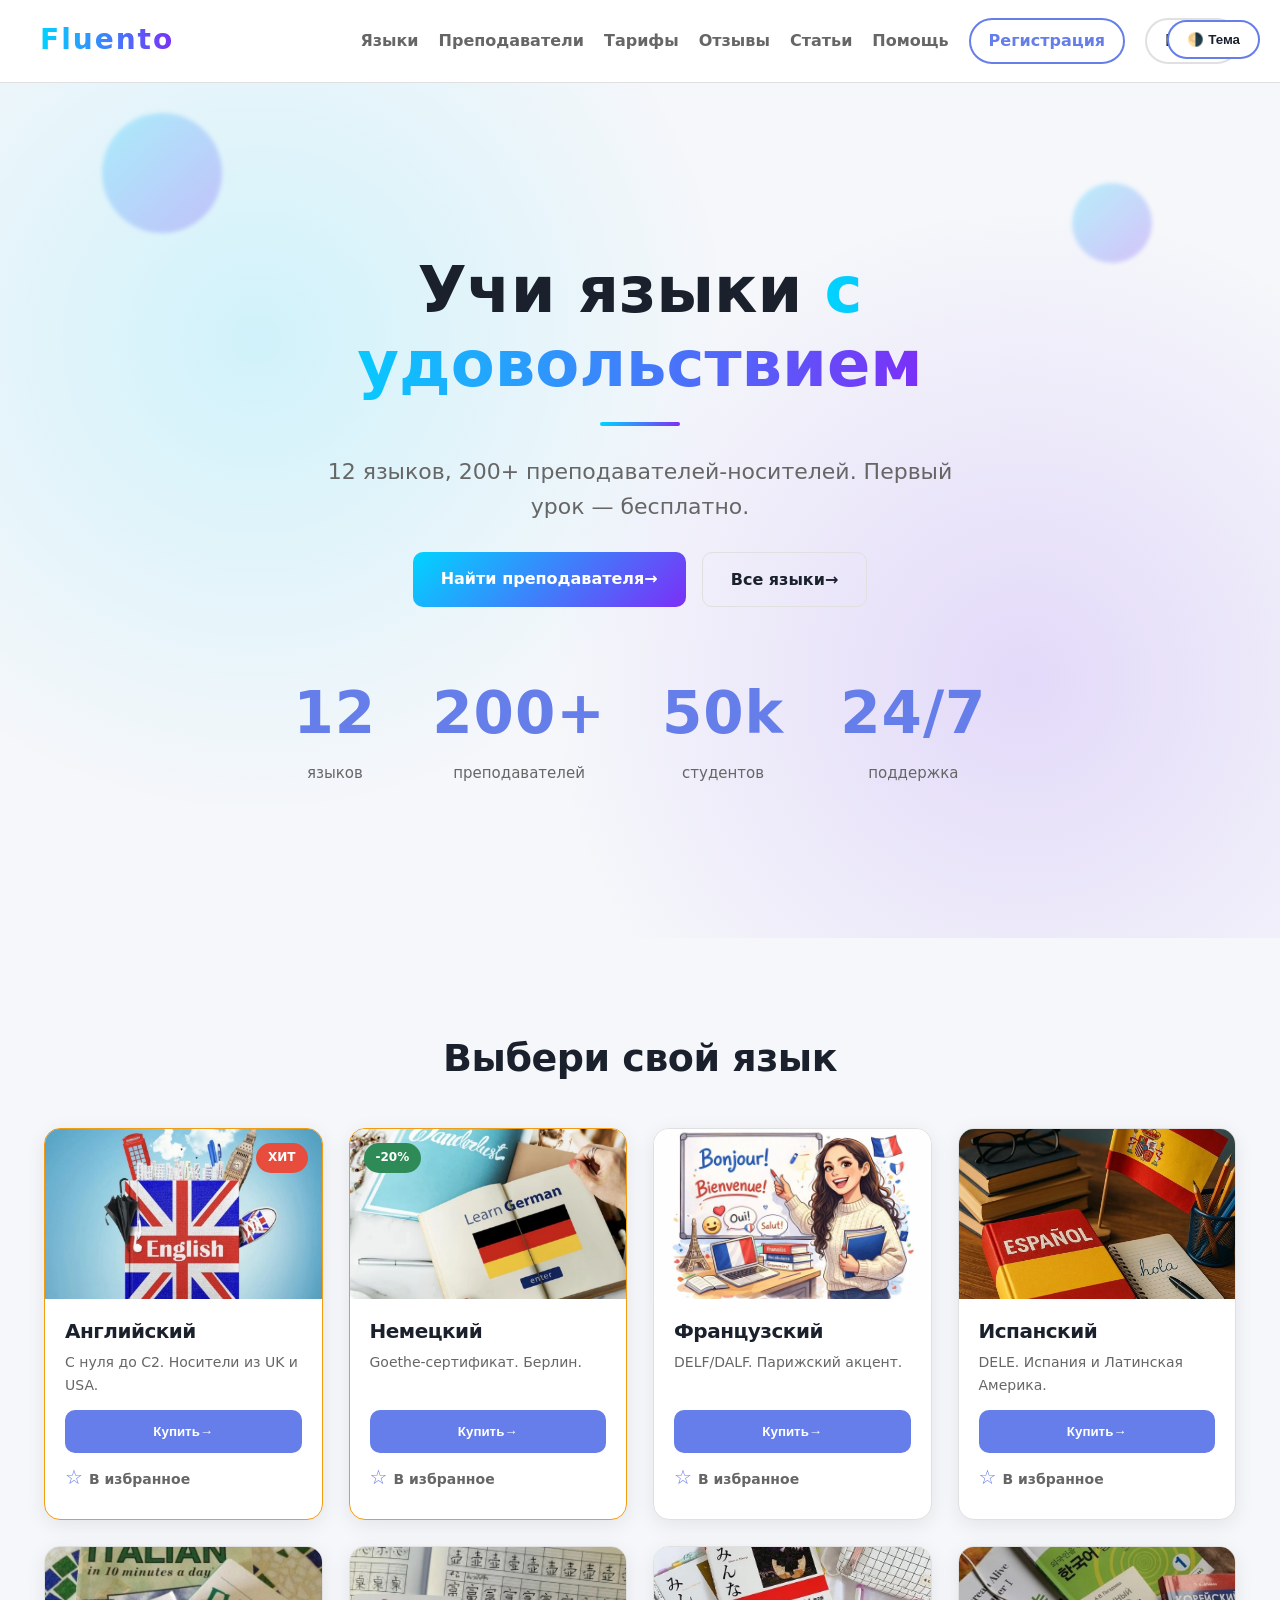
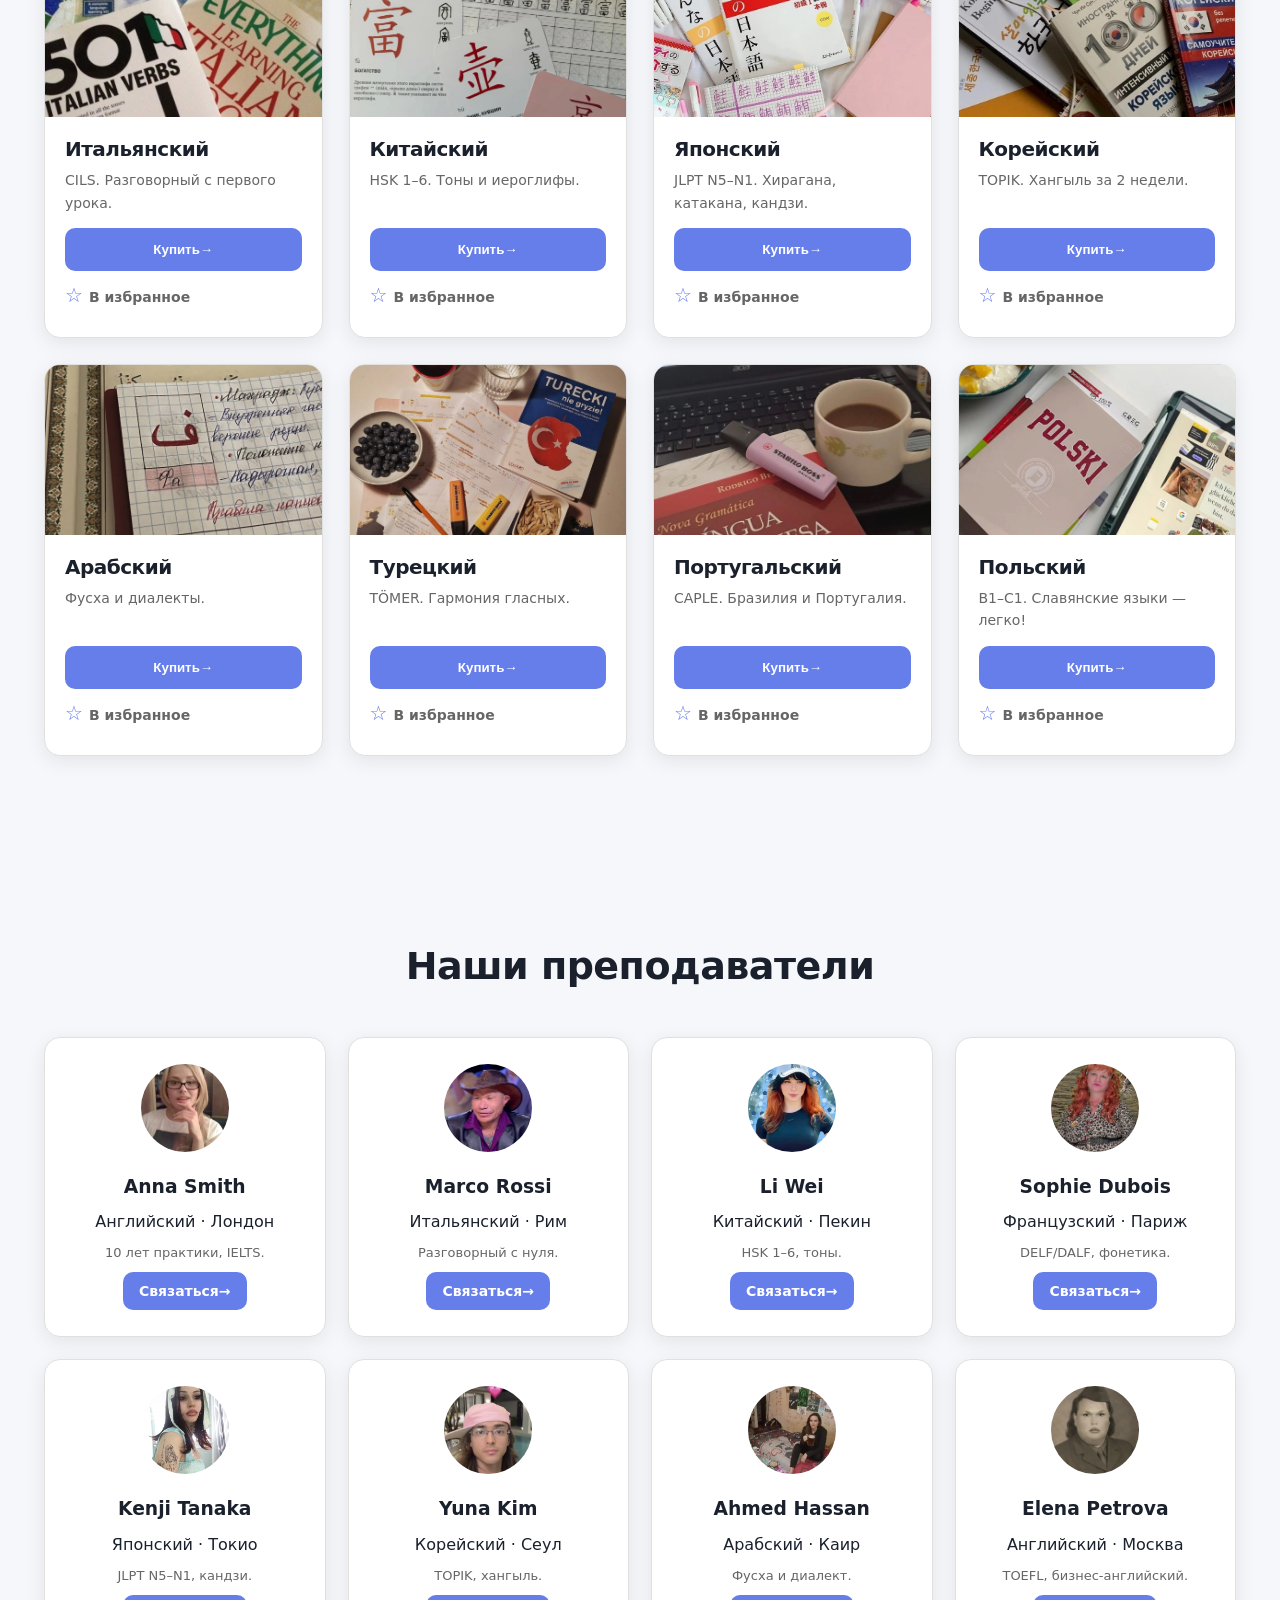
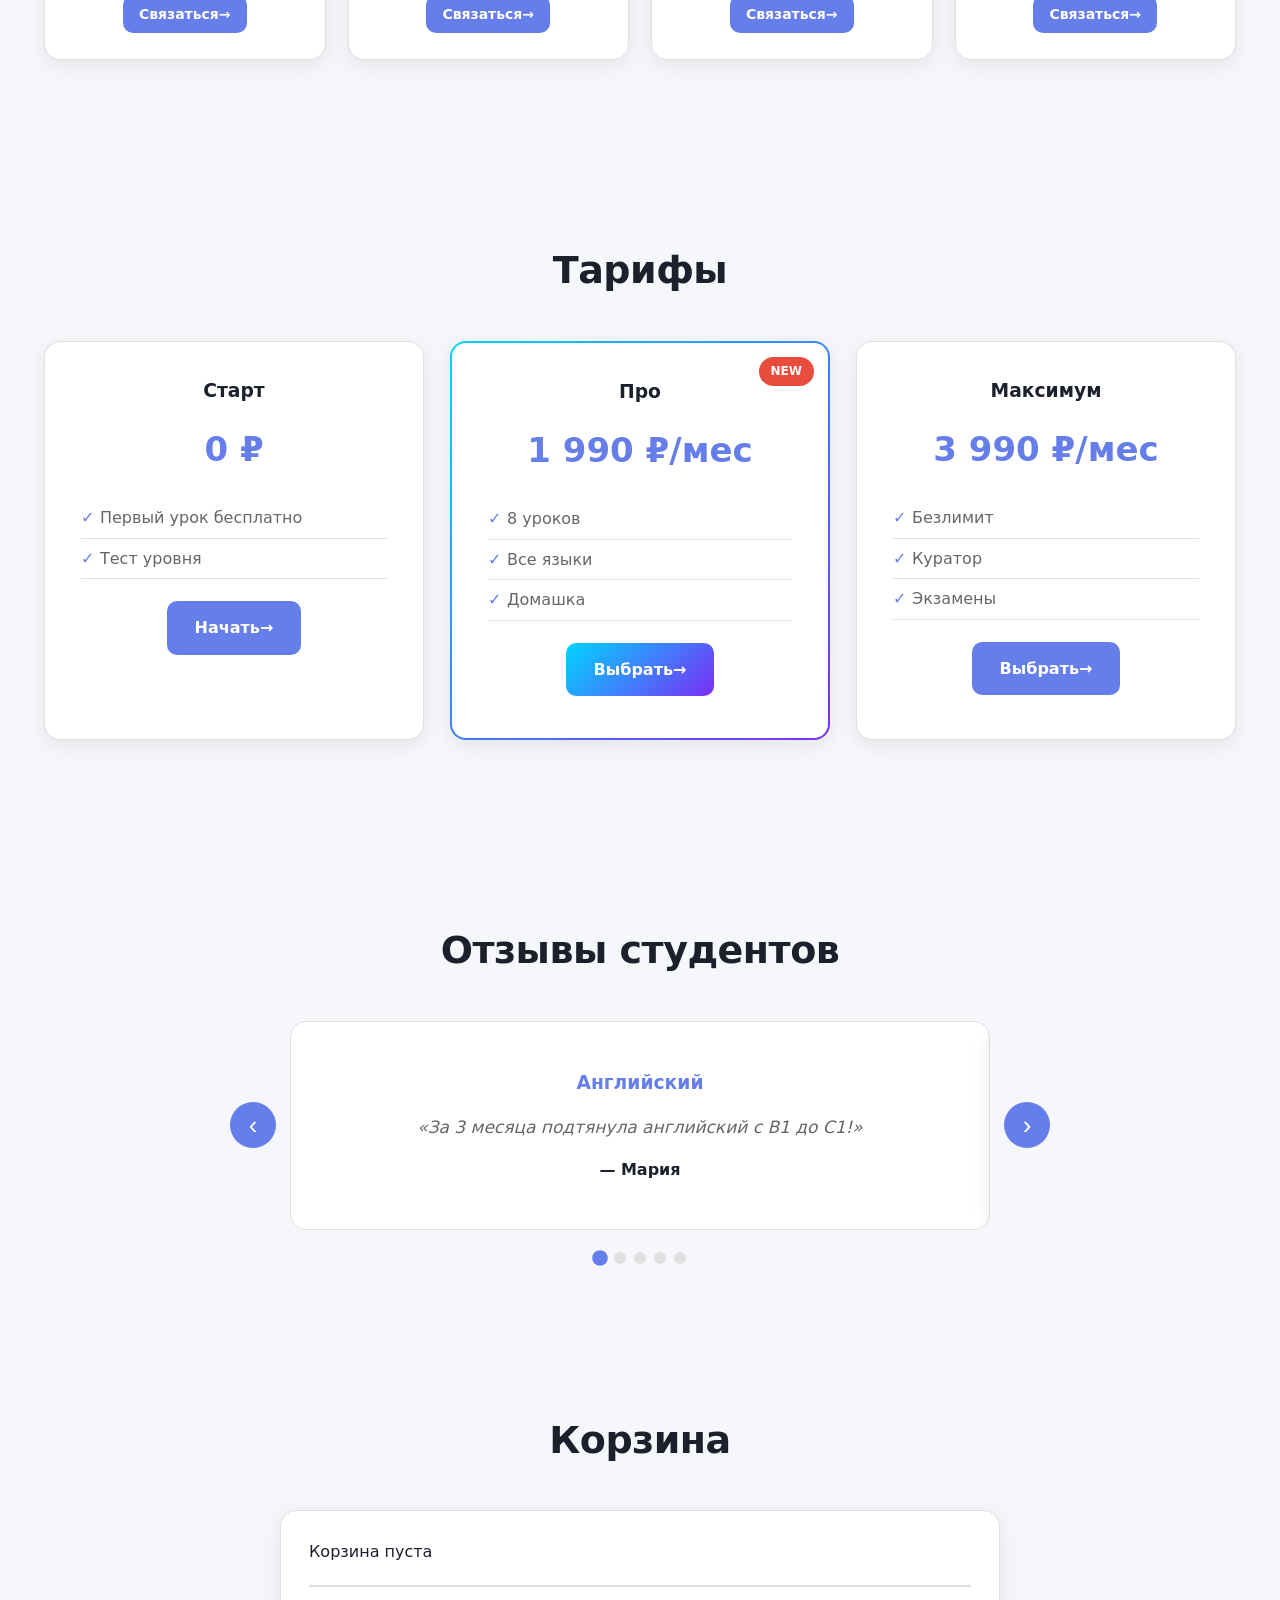
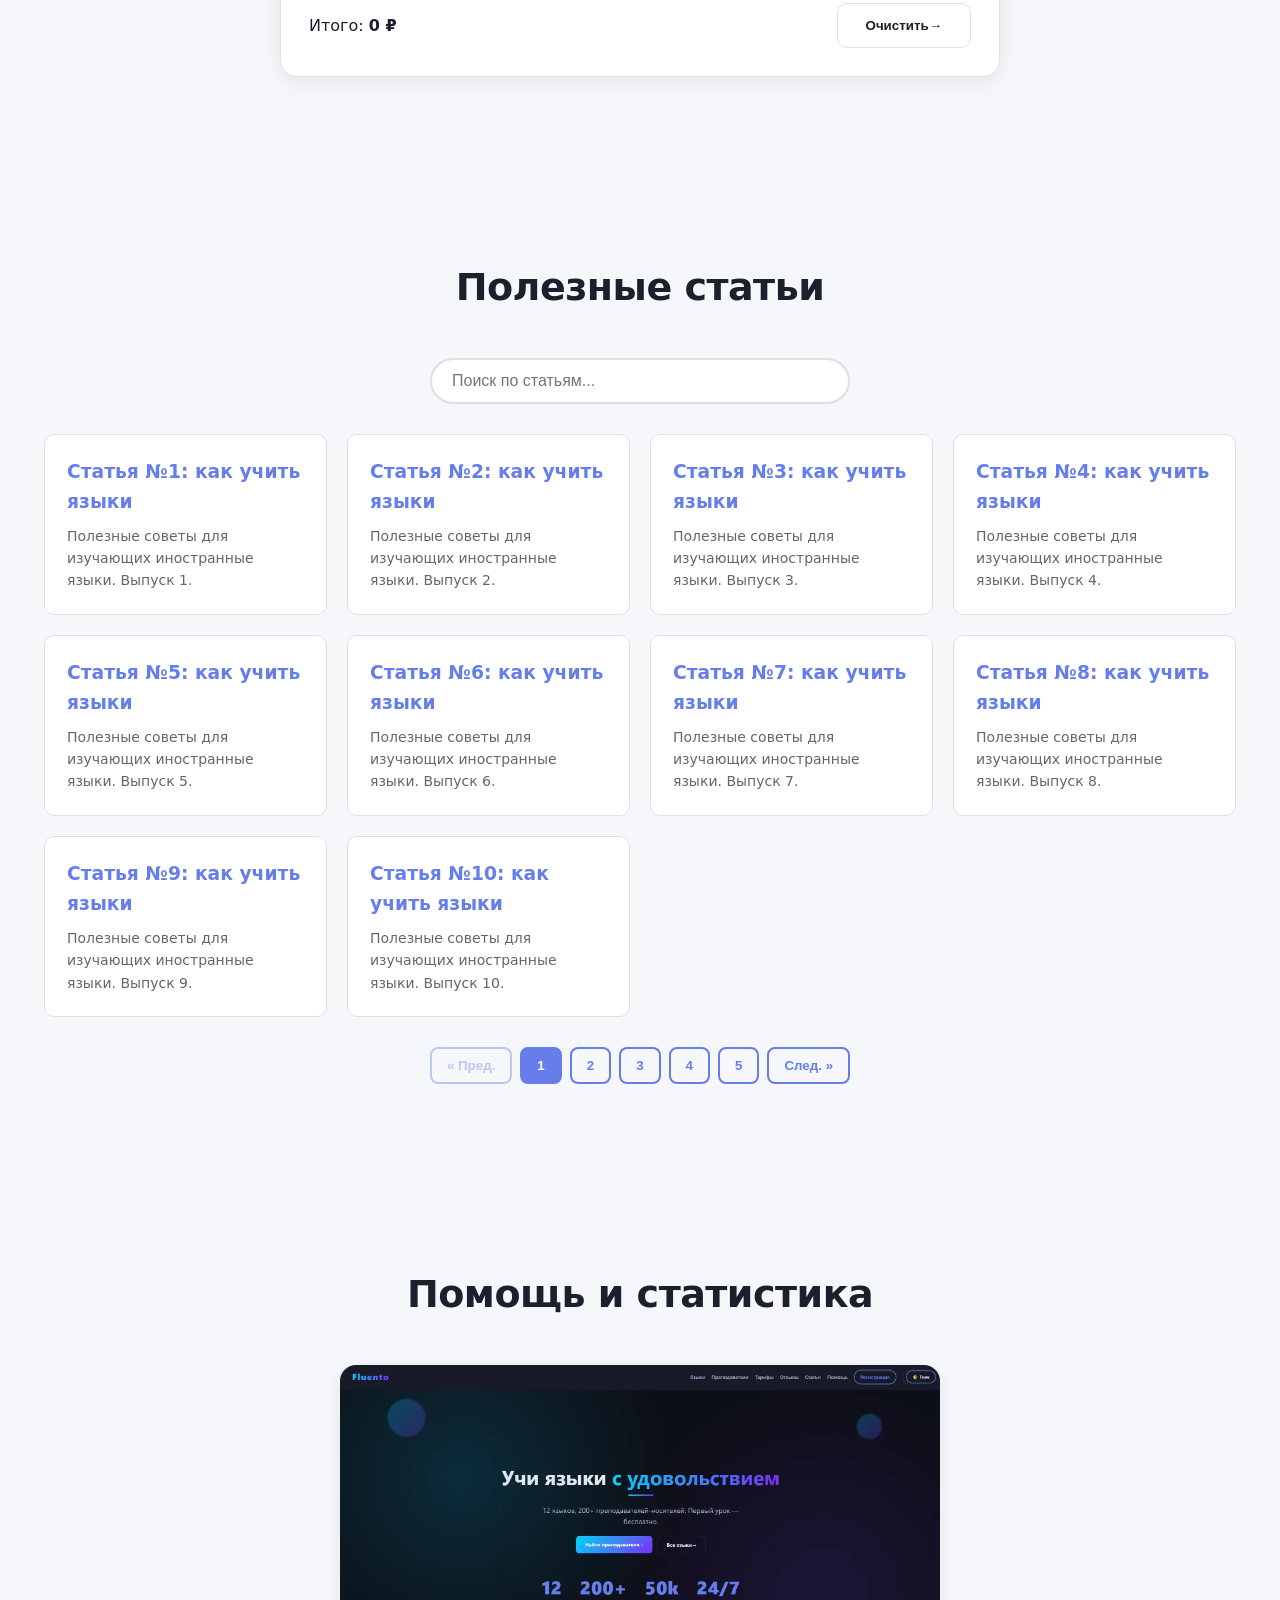
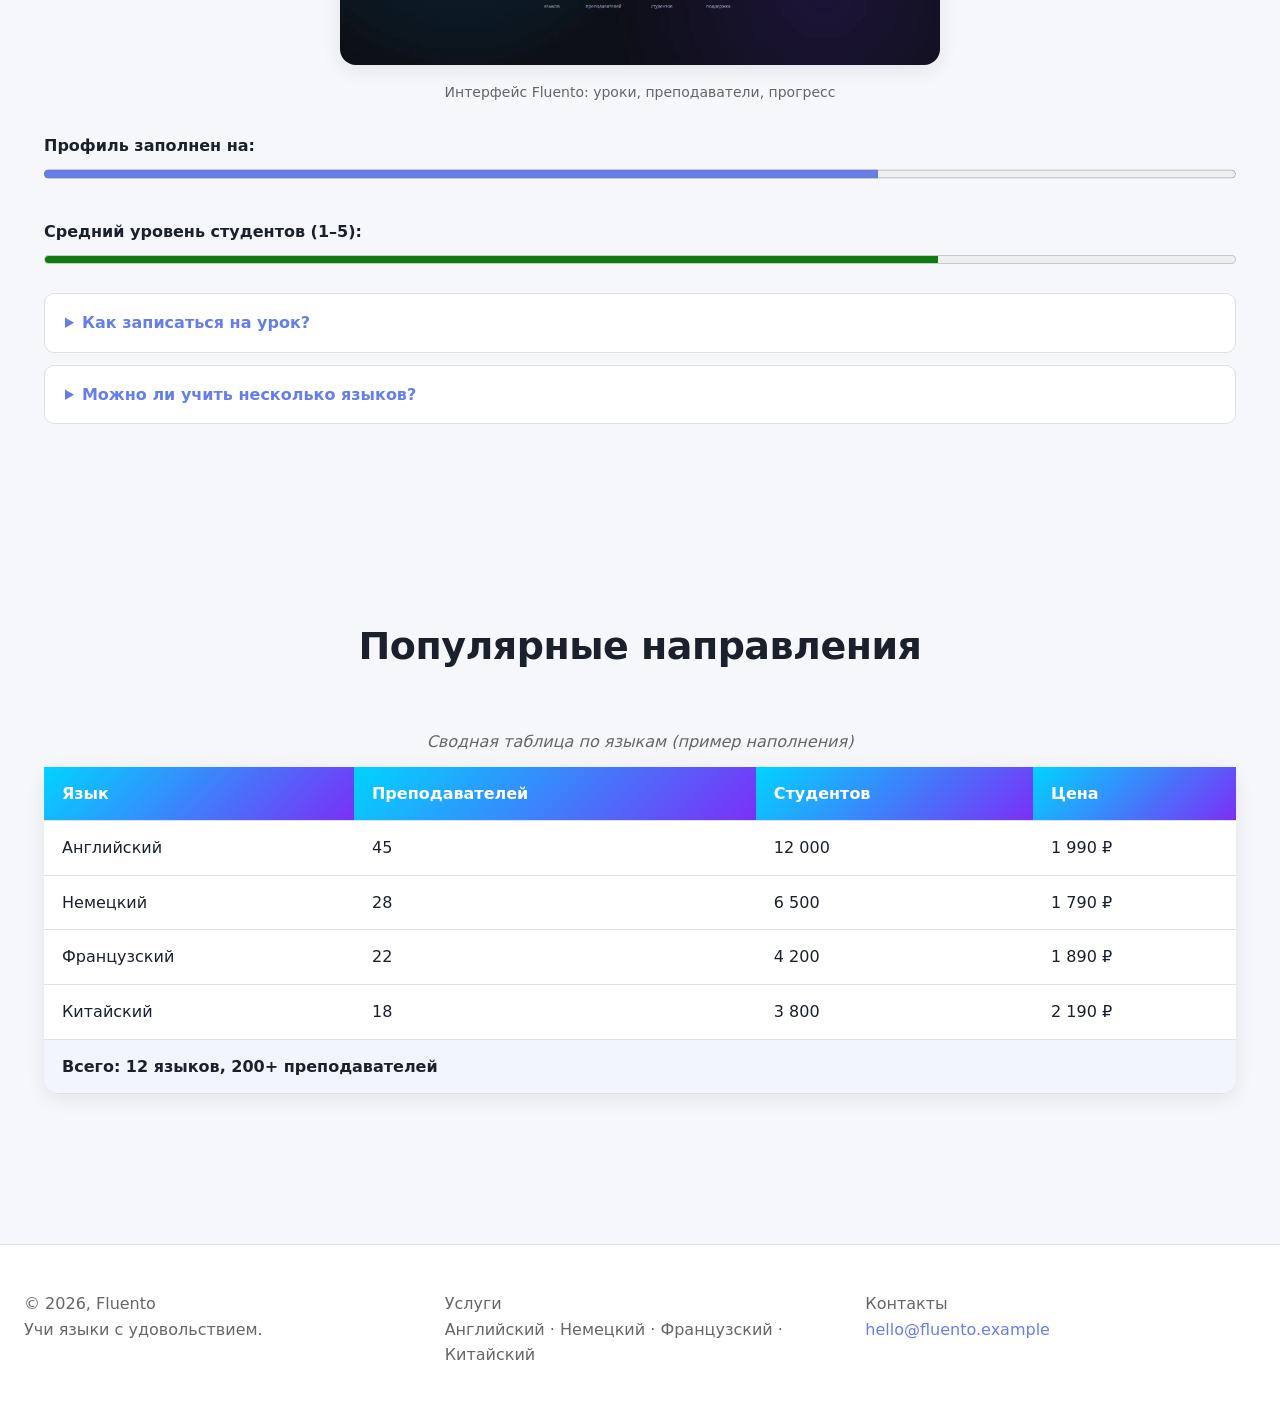
<file: index.html>
<!DOCTYPE html>
<html lang="ru">
<head>
  <meta charset="UTF-8">
  <meta name="viewport" content="width=device-width, initial-scale=1.0">
  <meta name="description" content="Fluento — платформа для изучения иностранных языков с преподавателями-носителями. 12 языков, 200+ преподавателей, первый урок бесплатно.">
  <title>Fluento — учи языки с удовольствием</title>
  <link rel="icon" href="images/logo.svg">
  <link rel="stylesheet" href="style.css">
</head>
<body>

  <!-- Кнопка темы -->
  <button class="theme-toggle" id="themeBtn" aria-label="Переключить тему">🌗 Тема</button>

  <!-- ===== ШАПКА ===== -->
  <header class="nav" id="top">
    <a href="#hero" class="logo">Fluento</a>

    <button class="burger" id="burgerBtn" aria-label="Открыть меню" aria-expanded="false">
      <span></span><span></span><span></span>
    </button>

    <nav class="menu" id="mainMenu" aria-label="Основная навигация">
      <a href="#languages">Языки</a>
      <a href="#teachers">Преподаватели</a>
      <a href="#pricing">Тарифы</a>
      <a href="#slider">Отзывы</a>
      <a href="#blog">Статьи</a>
      <a href="#help">Помощь</a>
      <a href="register.html" class="btn-nav">Регистрация</a>
      <a href="login.html" class="btn-nav ghost">Войти</a>
    </nav>
  </header>

  <main>
    <!-- ===== ГЕРОЙ ===== -->
    <section id="hero" class="hero">
      <h1>Учи языки <span class="grad">с удовольствием</span></h1>
      <p class="lead">12 языков, 200+ преподавателей-носителей. Первый урок — бесплатно.</p>
      <div class="hero-actions">
        <a href="#teachers" class="btn grad-btn">Найти преподавателя</a>
        <a href="#languages" class="btn ghost">Все языки</a>
      </div>
      <aside class="stats">
        <div class="stat"><span class="num">12</span><span class="cap">языков</span></div>
        <div class="stat"><span class="num">200+</span><span class="cap">преподавателей</span></div>
        <div class="stat"><span class="num">50k</span><span class="cap">студентов</span></div>
        <div class="stat"><span class="num">24/7</span><span class="cap">поддержка</span></div>
      </aside>
      <div class="dot dot1" aria-hidden="true"></div>
      <div class="dot dot2" aria-hidden="true"></div>
    </section>

    <!-- ===== ЯЗЫКИ ===== -->
    <section id="languages" class="section">
      <h2>Выбери свой язык</h2>
      <div class="grid-cards">
        <article class="card">
          <span class="badge">ХИТ</span>
          <figure class="photo"><img src="images/lang-en.jpg" alt="Английский язык"></figure>
          <h3>Английский</h3>
          <p class="muted">С нуля до C2. Носители из UK и USA.</p>
          <button class="btn buy-btn" data-id="1" data-name="Английский" data-price="1990">Купить</button>
          <label class="fav"><input type="checkbox"><span>В избранное</span></label>
        </article>
        <article class="card">
          <span class="badge sale">-20%</span>
          <figure class="photo"><img src="images/lang-de.jpg" alt="Немецкий язык"></figure>
          <h3>Немецкий</h3>
          <p class="muted">Goethe-сертификат. Берлин.</p>
          <button class="btn buy-btn" data-id="2" data-name="Немецкий" data-price="1790">Купить</button>
          <label class="fav"><input type="checkbox"><span>В избранное</span></label>
        </article>
        <article class="card">
          <figure class="photo"><img src="images/lang-fr.jpg" alt="Французский язык"></figure>
          <h3>Французский</h3>
          <p class="muted">DELF/DALF. Парижский акцент.</p>
          <button class="btn buy-btn" data-id="3" data-name="Французский" data-price="1890">Купить</button>
          <label class="fav"><input type="checkbox"><span>В избранное</span></label>
        </article>
        <article class="card">
          <figure class="photo"><img src="images/lang-es.jpg" alt="Испанский язык"></figure>
          <h3>Испанский</h3>
          <p class="muted">DELE. Испания и Латинская Америка.</p>
          <button class="btn buy-btn" data-id="4" data-name="Испанский" data-price="1690">Купить</button>
          <label class="fav"><input type="checkbox"><span>В избранное</span></label>
        </article>
        <article class="card">
          <figure class="photo"><img src="images/lang-it.jpg" alt="Итальянский язык"></figure>
          <h3>Итальянский</h3>
          <p class="muted">CILS. Разговорный с первого урока.</p>
          <button class="btn buy-btn" data-id="5" data-name="Итальянский" data-price="1790">Купить</button>
          <label class="fav"><input type="checkbox"><span>В избранное</span></label>
        </article>
        <article class="card">
          <figure class="photo"><img src="images/lang-cn.jpg" alt="Китайский язык"></figure>
          <h3>Китайский</h3>
          <p class="muted">HSK 1–6. Тоны и иероглифы.</p>
          <button class="btn buy-btn" data-id="6" data-name="Китайский" data-price="2190">Купить</button>
          <label class="fav"><input type="checkbox"><span>В избранное</span></label>
        </article>
        <article class="card">
          <figure class="photo"><img src="images/lang-jp.jpg" alt="Японский язык"></figure>
          <h3>Японский</h3>
          <p class="muted">JLPT N5–N1. Хирагана, катакана, кандзи.</p>
          <button class="btn buy-btn" data-id="7" data-name="Японский" data-price="2290">Купить</button>
          <label class="fav"><input type="checkbox"><span>В избранное</span></label>
        </article>
        <article class="card">
          <figure class="photo"><img src="images/lang-kr.jpg" alt="Корейский язык"></figure>
          <h3>Корейский</h3>
          <p class="muted">TOPIK. Хангыль за 2 недели.</p>
          <button class="btn buy-btn" data-id="8" data-name="Корейский" data-price="2190">Купить</button>
          <label class="fav"><input type="checkbox"><span>В избранное</span></label>
        </article>
        <article class="card">
          <figure class="photo"><img src="images/lang-ar.jpg" alt="Арабский язык"></figure>
          <h3>Арабский</h3>
          <p class="muted">Фусха и диалекты.</p>
          <button class="btn buy-btn" data-id="9" data-name="Арабский" data-price="2490">Купить</button>
          <label class="fav"><input type="checkbox"><span>В избранное</span></label>
        </article>
        <article class="card">
          <figure class="photo"><img src="images/lang-tr.jpg" alt="Турецкий язык"></figure>
          <h3>Турецкий</h3>
          <p class="muted">TÖMER. Гармония гласных.</p>
          <button class="btn buy-btn" data-id="10" data-name="Турецкий" data-price="1590">Купить</button>
          <label class="fav"><input type="checkbox"><span>В избранное</span></label>
        </article>
        <article class="card">
          <figure class="photo"><img src="images/lang-pt.jpg" alt="Португальский язык"></figure>
          <h3>Португальский</h3>
          <p class="muted">CAPLE. Бразилия и Португалия.</p>
          <button class="btn buy-btn" data-id="11" data-name="Португальский" data-price="1890">Купить</button>
          <label class="fav"><input type="checkbox"><span>В избранное</span></label>
        </article>
        <article class="card">
          <figure class="photo"><img src="images/lang-pl.jpg" alt="Польский язык"></figure>
          <h3>Польский</h3>
          <p class="muted">B1–C1. Славянские языки — легко!</p>
          <button class="btn buy-btn" data-id="12" data-name="Польский" data-price="1490">Купить</button>
          <label class="fav"><input type="checkbox"><span>В избранное</span></label>
        </article>
      </div>
    </section>

    <!-- ===== ПРЕПОДАВАТЕЛИ ===== -->
    <section id="teachers" class="section">
      <h2>Наши преподаватели</h2>
      <div class="grid-teachers">
        <article class="teacher">
          <img class="teacher-photo" src="images/teacher-1.jpg" alt="Anna Smith">
          <h3>Anna Smith</h3>
          <p class="muted">Английский · Лондон</p>
          <p class="bio">10 лет практики, IELTS.</p>
          <a href="#" class="btn small">Связаться</a>
        </article>
        <article class="teacher">
          <img class="teacher-photo" src="images/teacher-2.jpg" alt="Marco Rossi">
          <h3>Marco Rossi</h3>
          <p class="muted">Итальянский · Рим</p>
          <p class="bio">Разговорный с нуля.</p>
          <a href="#" class="btn small">Связаться</a>
        </article>
        <article class="teacher">
          <img class="teacher-photo" src="images/teacher-3.jpg" alt="Li Wei">
          <h3>Li Wei</h3>
          <p class="muted">Китайский · Пекин</p>
          <p class="bio">HSK 1–6, тоны.</p>
          <a href="#" class="btn small">Связаться</a>
        </article>
        <article class="teacher">
          <img class="teacher-photo" src="images/teacher-4.jpg" alt="Sophie Dubois">
          <h3>Sophie Dubois</h3>
          <p class="muted">Французский · Париж</p>
          <p class="bio">DELF/DALF, фонетика.</p>
          <a href="#" class="btn small">Связаться</a>
        </article>
        <article class="teacher">
          <img class="teacher-photo" src="images/teacher-5.jpg" alt="Kenji Tanaka">
          <h3>Kenji Tanaka</h3>
          <p class="muted">Японский · Токио</p>
          <p class="bio">JLPT N5–N1, кандзи.</p>
          <a href="#" class="btn small">Связаться</a>
        </article>
        <article class="teacher">
          <img class="teacher-photo" src="images/teacher-6.jpg" alt="Yuna Kim">
          <h3>Yuna Kim</h3>
          <p class="muted">Корейский · Сеул</p>
          <p class="bio">TOPIK, хангыль.</p>
          <a href="#" class="btn small">Связаться</a>
        </article>
        <article class="teacher">
          <img class="teacher-photo" src="images/teacher-7.jpg" alt="Ahmed Hassan">
          <h3>Ahmed Hassan</h3>
          <p class="muted">Арабский · Каир</p>
          <p class="bio">Фусха и диалект.</p>
          <a href="#" class="btn small">Связаться</a>
        </article>
        <article class="teacher">
          <img class="teacher-photo" src="images/teacher-8.jpg" alt="Elena Petrova">
          <h3>Elena Petrova</h3>
          <p class="muted">Английский · Москва</p>
          <p class="bio">TOEFL, бизнес-английский.</p>
          <a href="#" class="btn small">Связаться</a>
        </article>
      </div>
    </section>

    <!-- ===== ТАРИФЫ ===== -->
    <section id="pricing" class="section">
      <h2>Тарифы</h2>
      <div class="grid-pricing">
        <article class="price-card">
          <h3>Старт</h3>
          <p class="price">0 ₽</p>
          <ul><li>Первый урок бесплатно</li><li>Тест уровня</li></ul>
          <a href="register.html" class="btn">Начать</a>
        </article>
        <article class="price-card featured">
          <span class="badge">NEW</span>
          <h3>Про</h3>
          <p class="price">1 990 ₽/мес</p>
          <ul><li>8 уроков</li><li>Все языки</li><li>Домашка</li></ul>
          <a href="register.html" class="btn grad-btn">Выбрать</a>
        </article>
        <article class="price-card">
          <h3>Максимум</h3>
          <p class="price">3 990 ₽/мес</p>
          <ul><li>Безлимит</li><li>Куратор</li><li>Экзамены</li></ul>
          <a href="register.html" class="btn">Выбрать</a>
        </article>
      </div>
    </section>

    <!-- ===== СЛАЙДЕР ===== -->
    <section id="slider" class="section">
      <h2>Отзывы студентов</h2>
      <div class="slider" id="reviewSlider">
        <button class="slider__prev" aria-label="Назад">‹</button>
        <div class="slider__viewport">
          <div class="slider__track" id="sliderTrack"></div>
        </div>
        <button class="slider__next" aria-label="Вперёд">›</button>
        <div class="slider__dots" id="sliderDots"></div>
      </div>
    </section>

    <!-- ===== КОРЗИНА ===== -->
    <section id="cart" class="section">
      <h2>Корзина</h2>
      <div class="cart-box">
        <div id="cartItems" class="cart-items"><p class="muted">Корзина пуста</p></div>
        <div class="cart-footer">
          <p>Итого: <strong id="cartTotal">0 ₽</strong></p>
          <button class="btn ghost" id="clearCart">Очистить</button>
        </div>
      </div>
    </section>

    <!-- ===== СТАТЬИ (ПАГИНАЦИЯ) ===== -->
    <section id="blog" class="section">
      <h2>Полезные статьи</h2>
      <input type="search" id="searchInput" class="search" placeholder="Поиск по статьям...">
      <div id="postsList" class="posts-list"></div>
      <div class="pagination" id="pagination"></div>
    </section>

    <!-- ===== ПОМОЩЬ ===== -->
    <section id="help" class="section">
      <h2>Помощь и статистика</h2>

      <figure class="help-figure">
        <img src="images/screen.png" alt="Интерфейс Fluento" width="600">
        <figcaption>Интерфейс Fluento: уроки, преподаватели, прогресс</figcaption>
      </figure>

      <label for="profile">Профиль заполнен на:</label>
      <progress id="profile" max="100" value="70">70%</progress>

      <label for="importance">Средний уровень студентов (1–5):</label>
      <meter id="importance" min="1" max="5" value="4" optimum="5">4 из 5</meter>

      <details>
        <summary>Как записаться на урок?</summary>
        <p>Зарегистрируйтесь, выберите язык, преподавателя и удобное время. Первый урок бесплатный.</p>
      </details>
      <details>
        <summary>Можно ли учить несколько языков?</summary>
        <p>Да, на тарифах «Про» и «Максимум» доступны все 12 языков.</p>
      </details>
    </section>

    <!-- ===== ТАБЛИЦА ===== -->
    <section id="data" class="section">
      <h2>Популярные направления</h2>
      <table>
        <caption>Сводная таблица по языкам (пример наполнения)</caption>
        <thead>
          <tr>
            <th>Язык</th>
            <th>Преподавателей</th>
            <th>Студентов</th>
            <th>Цена</th>
          </tr>
        </thead>
        <tbody>
          <tr><td>Английский</td><td>45</td><td>12 000</td><td>1 990 ₽</td></tr>
          <tr><td>Немецкий</td><td>28</td><td>6 500</td><td>1 790 ₽</td></tr>
          <tr><td>Французский</td><td>22</td><td>4 200</td><td>1 890 ₽</td></tr>
          <tr><td>Китайский</td><td>18</td><td>3 800</td><td>2 190 ₽</td></tr>
        </tbody>
        <tfoot>
          <tr><td colspan="4">Всего: 12 языков, 200+ преподавателей</td></tr>
        </tfoot>
      </table>
    </section>
  </main>

  <!-- ===== ФУТЕР ===== -->
  <footer id="contacts" class="footer">
    <div class="f-grid">
      <div>
        <p>© 2026, Fluento</p>
        <p>Учи языки с удовольствием.</p>
      </div>
      <div>
        <p>Услуги</p>
        <p>Английский · Немецкий · Французский · Китайский</p>
      </div>
      <div>
        <p>Контакты</p>
        <a href="mailto:hello@fluento.example">hello@fluento.example</a>
      </div>
    </div>
  </footer>

  <button class="scroll-top" id="scrollTopBtn" aria-label="Наверх">↑</button>

  <script src="script.js"></script>
</body>
</html>
</file>
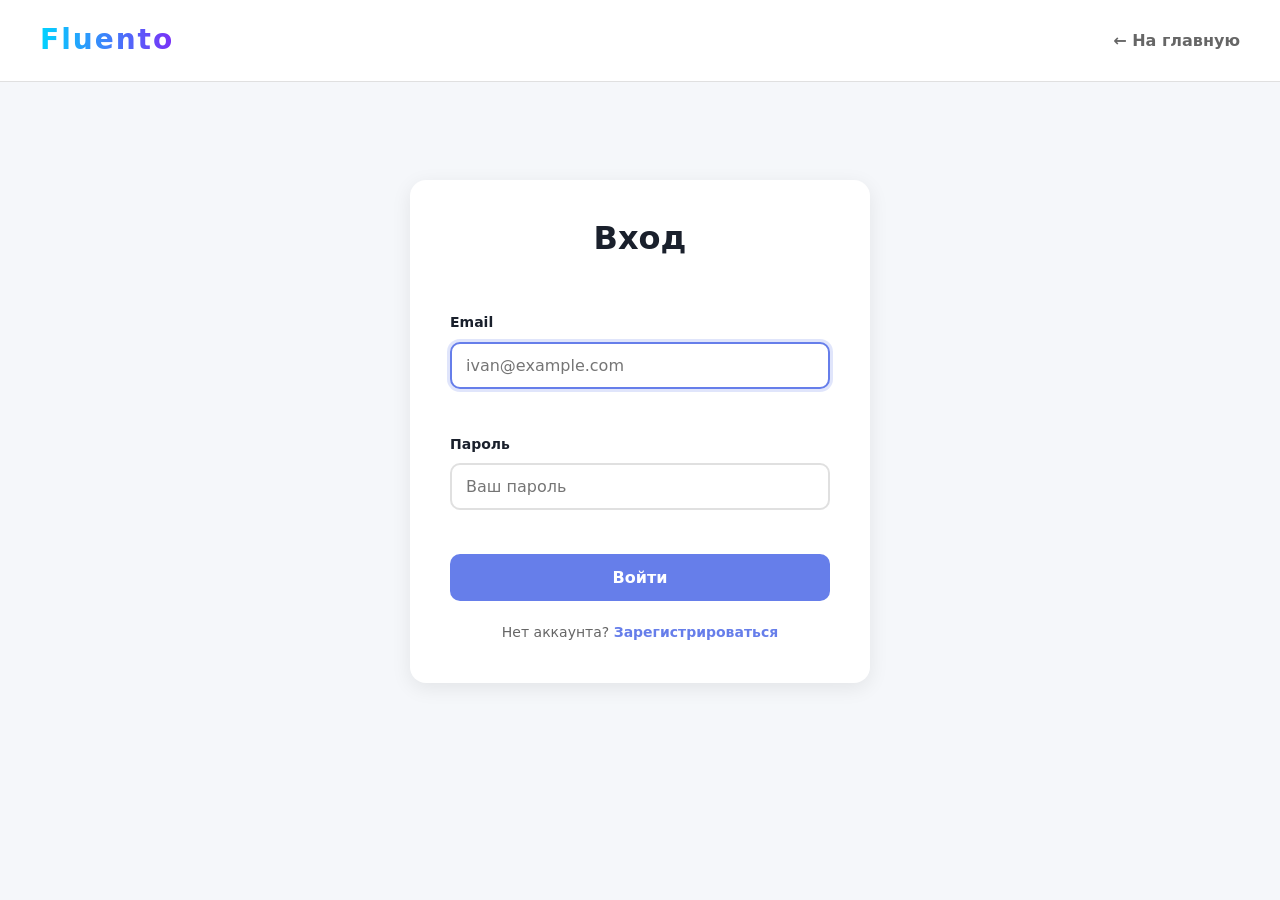
<file: login.html>
<!DOCTYPE html>
<html lang="ru">
<head>
  <meta charset="UTF-8">
  <meta name="viewport" content="width=device-width, initial-scale=1.0">
  <title>Вход — Fluento</title>
  <link rel="icon" href="images/logo.svg">
  <link rel="stylesheet" href="style.css">
  <link rel="stylesheet" href="register.css">
</head>
<body>
  <header class="nav">
    <a href="index.html" class="logo">Fluento</a>
    <nav class="menu">
      <a href="index.html">← На главную</a>
    </nav>
  </header>

  <main class="register-main">
    <form class="register-form" id="loginForm" novalidate>
      <h1>Вход</h1>

      <div class="form-group">
        <label for="email">Email</label>
        <input type="email" id="email" placeholder="ivan@example.com" autocomplete="email" autofocus>
        <small class="error" id="emailError"></small>
      </div>

      <div class="form-group">
        <label for="password">Пароль</label>
        <input type="password" id="password" placeholder="Ваш пароль" autocomplete="current-password">
        <small class="error" id="passwordError"></small>
      </div>

      <button type="submit" class="submit-btn" id="submitBtn">
        <span class="btn-text">Войти</span>
      </button>

      <p class="form-footer">
        Нет аккаунта? <a href="register.html">Зарегистрироваться</a>
      </p>
    </form>
  </main>

  <script src="login.js"></script>
</body>
</html>
</file>
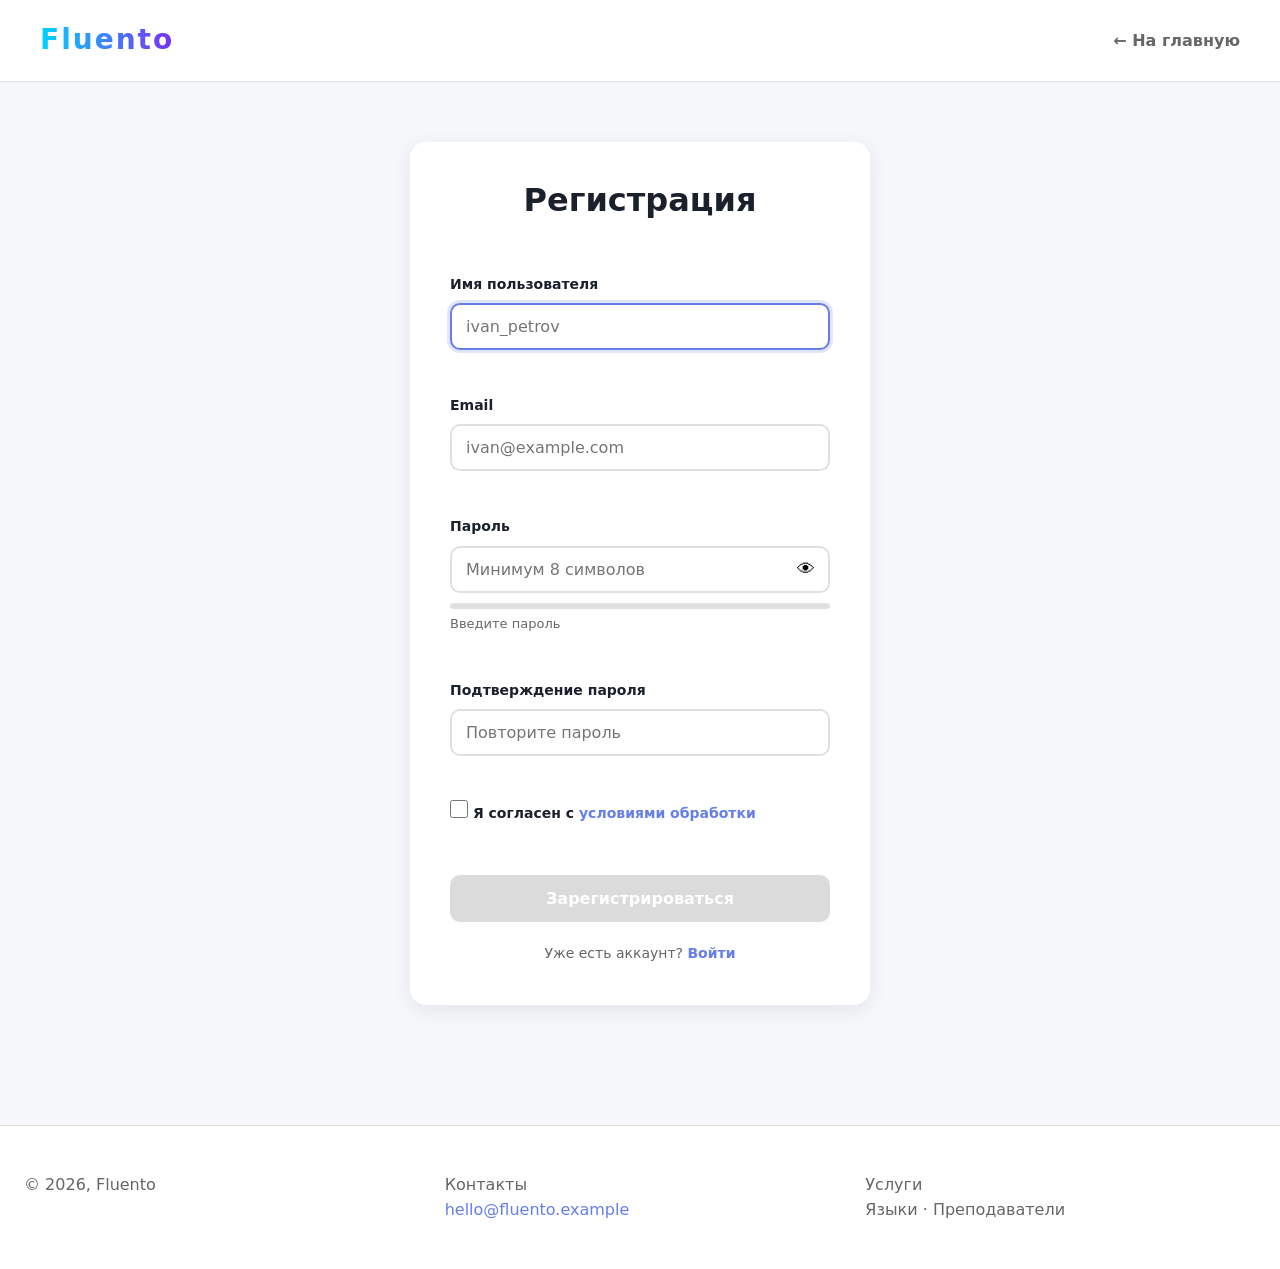
<file: register.html>
<!DOCTYPE html>
<html lang="ru">
<head>
  <meta charset="UTF-8">
  <meta name="viewport" content="width=device-width, initial-scale=1.0">
  <title>Регистрация — Fluento</title>
  <link rel="icon" href="images/logo.svg">
  <link rel="stylesheet" href="style.css">
  <link rel="stylesheet" href="register.css">
</head>
<body>
  <header class="nav">
    <a href="index.html" class="logo">Fluento</a>
    <nav class="menu">
      <a href="index.html">← На главную</a>
    </nav>
  </header>

  <main class="register-main">
    <form class="register-form" id="registerForm" novalidate>
      <h1>Регистрация</h1>

      <div class="form-group">
        <label for="username">Имя пользователя</label>
        <input type="text" id="username" placeholder="ivan_petrov" autocomplete="username" autofocus>
        <small class="error" id="usernameError"></small>
      </div>

      <div class="form-group">
        <label for="email">Email</label>
        <input type="email" id="email" placeholder="ivan@example.com" autocomplete="email">
        <small class="error" id="emailError"></small>
      </div>

      <div class="form-group">
        <label for="password">Пароль</label>
        <div class="password-wrapper">
          <input type="password" id="password" placeholder="Минимум 8 символов" autocomplete="new-password">
          <button type="button" class="toggle-password" id="togglePassword" aria-label="Показать пароль">👁</button>
        </div>
        <div class="strength-bar"><div class="strength-fill" id="strengthFill"></div></div>
        <p class="strength-text" id="strengthText">Введите пароль</p>
        <small class="error" id="passwordError"></small>
      </div>

      <div class="form-group">
        <label for="confirm">Подтверждение пароля</label>
        <input type="password" id="confirm" placeholder="Повторите пароль" autocomplete="new-password">
        <small class="error" id="confirmError"></small>
      </div>

      <div class="form-group checkbox-group">
        <label class="checkbox-label">
          <input type="checkbox" id="terms">
          <span>Я согласен с <a href="#">условиями обработки</a></span>
        </label>
        <small class="error" id="termsError"></small>
      </div>

      <button type="submit" class="submit-btn" id="submitBtn" disabled>
        <span class="btn-text">Зарегистрироваться</span>
        <span class="btn-spinner"></span>
      </button>

      <p class="form-footer">
        Уже есть аккаунт? <a href="login.html">Войти</a>
      </p>
    </form>
  </main>

  <!-- Модалка успеха -->
  <div class="modal-overlay" id="successModal">
    <div class="modal">
      <div class="modal-icon">✅</div>
      <h2>Регистрация успешна!</h2>
      <p>Добро пожаловать в Fluento!</p>
      <button class="modal-btn" id="modalClose">Продолжить</button>
    </div>
  </div>

  <footer class="footer">
    <div class="f-grid">
      <div><p>© 2026, Fluento</p></div>
      <div><p>Контакты</p><a href="mailto:hello@fluento.example">hello@fluento.example</a></div>
      <div><p>Услуги</p><p>Языки · Преподаватели</p></div>
    </div>
  </footer>

  <script src="register.js"></script>
</body>
</html>
</file>
<file: style.css>
/* ===== ПЕРЕМЕННЫЕ ===== */
:root {
  --bg: #f5f7fa;
  --card-bg: #ffffff;
  --text: #1a202c;
  --text-muted: #666;
  --primary: #667eea;
  --primary-dark: #5a67d8;
  --accent: #e74c3c;
  --neon: #00d4ff;
  --accent2: #7b2ff7;
  --border: #e0e0e0;
  --radius: 16px;
  --radius-sm: 10px;
  --shadow: 0 5px 20px rgba(0,0,0,0.08);
  --shadow-hover: 0 18px 45px rgba(102,126,234,0.28);
  --transition: 0.3s ease;
}

* { margin: 0; padding: 0; box-sizing: border-box; }

body {
  font-family: system-ui, Arial, sans-serif;
  line-height: 1.6;
  background: var(--bg);
  color: var(--text);
  transition: background var(--transition), color var(--transition);
  overflow-x: hidden;
}

/* ===== ТЁМНАЯ ТЕМА ===== */
body.dark {
  --bg: #0d0f17;
  --card-bg: #171a26;
  --text: #e2e8f0;
  --text-muted: #a0aec0;
  --border: #2a2f45;
}
body.dark { background: var(--bg); color: var(--text); }

h1, h2, h3 { color: var(--text); }
h1 {
  font-size: clamp(32px, 6vw, 64px);
  text-align: center;
  position: relative;
  padding-bottom: 24px;
  line-height: 1.15;
}
h1::after {
  content: "";
  position: absolute;
  bottom: 0; left: 50%;
  transform: translateX(-50%);
  width: 80px; height: 4px;
  background: linear-gradient(90deg, var(--neon), var(--accent2));
  border-radius: 2px;
}
h2 {
  font-size: clamp(24px, 3.5vw, 38px);
  margin-bottom: 40px;
  text-align: center;
  letter-spacing: -0.5px;
}
a { color: var(--primary); text-decoration: none; }

/* ===== ШАПКА ===== */
.nav {
  position: sticky; top: 0; z-index: 100;
  display: flex; justify-content: space-between; align-items: center;
  padding: 18px 40px;
  background: var(--card-bg);
  border-bottom: 1px solid var(--border);
  backdrop-filter: blur(12px);
}
.logo {
  font-weight: 800;
  font-size: 28px;
  letter-spacing: 2px;
  background-image: linear-gradient(90deg, var(--neon), var(--accent2));
  -webkit-background-clip: text;
  background-clip: text;
  color: transparent;
  display: inline-block;
}
.logo:hover { animation: wave 0.8s ease; }
@keyframes wave {
  0%, 100% { transform: rotate(0deg); }
  25% { transform: rotate(-6deg); }
  75% { transform: rotate(6deg); }
}

/* ===== МЕНЮ (ДЕСКТОП - СПРАВА В РЯД) ===== */
.menu {
  display: flex;
  align-items: center;
  gap: 20px;
  position: static;
  width: auto;
  height: auto;
  background: transparent;
  padding: 0;
  transform: none;
  box-shadow: none;
  border: none;
}

.menu a {
  color: var(--text-muted);
  font-weight: 600;
  font-size: 16px;
  padding: 5px 0;
  transition: color var(--transition);
}

.menu a:hover {
  color: var(--primary);
}

.menu .btn-nav {
  padding: 8px 18px;
  border: 2px solid var(--primary);
  border-radius: 50px;
  color: var(--primary) !important;
  text-align: center;
}
.menu .btn-nav.ghost {
  border-color: var(--border);
  color: var(--text) !important;
}

/* Бургер по умолчанию скрыт */
.burger {
  display: none; 
}

/* ===== МОБИЛЬНАЯ ВЕРСИЯ (Бургер) ===== */
@media (max-width: 900px) {
  .nav { padding: 14px 20px; }
  
  .burger {
    display: flex;
    flex-direction: column;
    gap: 5px;
    background: transparent;
    border: none;
    cursor: pointer;
    padding: 8px;
    z-index: 102;
  }
  
  .burger span {
    display: block;
    width: 28px;
    height: 3px;
    background: var(--text);
    border-radius: 2px;
    transition: transform 0.3s, opacity 0.3s;
  }
  
  .burger.active span:nth-child(1) { transform: translateY(8px) rotate(45deg); }
  .burger.active span:nth-child(2) { opacity: 0; }
  .burger.active span:nth-child(3) { transform: translateY(-8px) rotate(-45deg); }

  .menu {
    position: fixed;
    top: 0;
    right: 0;
    height: 100vh;
    width: 320px;
    max-width: 85vw;
    background: var(--card-bg);
    border-left: 1px solid var(--border);
    padding: 100px 30px 30px;
    display: flex;
    flex-direction: column;
    gap: 20px;
    transform: translateX(100%);
    transition: transform 0.35s ease;
    z-index: 101;
    box-shadow: -10px 0 40px rgba(0,0,0,0.15);
    overflow-y: auto;
  }
  
  .menu.open { transform: translateX(0); }
  
  .menu a {
    padding: 10px 0;
    border-bottom: 1px solid var(--border);
    font-size: 17px;
  }
}

/* ===== ГЕРОЙ ===== */
.hero {
  position: relative;
  display: flex; flex-direction: column; align-items: center;
  text-align: center;
  padding: 120px 20px 100px;
  min-height: 95vh;
  justify-content: center;
  gap: 28px;
  overflow: hidden;
  background:
    radial-gradient(circle at 20% 30%, rgba(0,212,255,0.15), transparent 40%),
    radial-gradient(circle at 80% 70%, rgba(123,47,247,0.15), transparent 40%);
}
.hero h1 { max-width: 900px; }
.grad {
  background-image: linear-gradient(90deg, var(--neon), var(--accent2));
  -webkit-background-clip: text;
  background-clip: text;
  color: transparent;
}
.lead { color: var(--text-muted); font-size: clamp(16px, 2vw, 22px); max-width: 650px; }
.hero-actions { display: flex; gap: 16px; flex-wrap: wrap; justify-content: center; }

/* Кнопки */
.btn {
  display: inline-block;
  padding: 14px 28px;
  background: var(--primary);
  color: #fff;
  border: none;
  border-radius: var(--radius-sm);
  font-weight: 700;
  cursor: pointer;
  transition: background var(--transition), transform 0.2s, box-shadow var(--transition);
  text-align: center;
  position: relative;
  overflow: hidden;
}
.btn::after { content: " →"; display: inline-block; transition: transform var(--transition); }
.btn:hover { background: var(--primary-dark); transform: translateY(-3px); box-shadow: 0 10px 24px rgba(102,126,234,0.45); }
.btn:hover::after { transform: translateX(6px); }
.btn:active { transform: translateY(0) scale(0.97); }
.btn.small { padding: 8px 16px; font-size: 14px; }

.grad-btn {
  background-image: linear-gradient(135deg, var(--neon), var(--accent2));
  color: #fff;
}
.grad-btn:hover { box-shadow: 0 0 30px rgba(0,212,255,0.55); transform: scale(1.05) translateY(-3px); }
.ghost {
  background: transparent;
  border: 1.5px solid var(--border);
  color: var(--text);
}
.ghost:hover {
  background-image: linear-gradient(135deg, var(--neon), var(--accent2));
  color: #fff;
  border-color: transparent;
}

/* Статистика */
.stats { display: flex; gap: 56px; justify-content: center; flex-wrap: wrap; margin-top: 32px; }
.stat { text-align: center; }
.num { font-size: clamp(36px, 5vw, 58px); font-weight: 800; display: block; color: var(--primary); letter-spacing: 1px; }
.cap { color: var(--text-muted); font-size: 15px; }

/* Декоративные круги */
.dot {
  position: absolute;
  border-radius: 50%;
  background: linear-gradient(135deg, var(--neon), var(--accent2));
  opacity: 0.25;
  animation: floaty 6s ease-in-out infinite;
  z-index: 0;
  filter: blur(2px);
}
.dot1 { width: 120px; height: 120px; top: 30px; left: 8%; }
.dot2 { width: 80px; height: 80px; top: 100px; right: 10%; animation-delay: 1.5s; }
@keyframes floaty {
  0%, 100% { transform: translateY(0); }
  50% { transform: translateY(-30px); }
}

/* ===== СЕКЦИИ ===== */
.section {
  max-width: 1240px;
  margin: 0 auto;
  padding: 90px 24px;
}

/* ===== СЕТКИ ===== */
.grid-cards {
  display: grid;
  grid-template-columns: repeat(auto-fill, minmax(270px, 1fr));
  gap: 26px;
}
.grid-teachers {
  display: grid;
  grid-template-columns: repeat(auto-fill, minmax(230px, 1fr));
  gap: 22px;
}
.grid-pricing {
  display: grid;
  grid-template-columns: repeat(auto-fit, minmax(280px, 1fr));
  gap: 26px;
}

/* ===== КАРТОЧКИ ЯЗЫКОВ ===== */
.card {
  position: relative;
  background: var(--card-bg);
  border: 1px solid var(--border);
  border-radius: var(--radius);
  padding: 0 0 20px;
  box-shadow: var(--shadow);
  overflow: hidden;
  transition: transform var(--transition), box-shadow var(--transition), border-color var(--transition);
  display: flex;
  flex-direction: column;
}
.card:hover {
  transform: perspective(800px) rotateY(4deg) translateY(-8px);
  box-shadow: var(--shadow-hover);
  border-color: var(--primary);
}
.card .photo {
  height: 170px;
  overflow: hidden;
  position: relative;
  background: linear-gradient(135deg, var(--neon), var(--accent2));
  transition: transform 0.5s ease;
  z-index: 1;
  margin: 0; /* Сброс для figure */
}
.card .photo img {
  width: 100%; height: 100%; object-fit: cover;
  display: block;
}
.card:hover .photo { transform: scale(1.08); }
.card h3 { padding: 16px 20px 4px; font-size: 20px; }
.card .muted { padding: 0 20px 14px; color: var(--text-muted); font-size: 14px; flex: 1; }
.card .btn { margin: 0 20px; }

.badge {
  position: absolute;
  top: 14px; right: 14px;
  padding: 5px 12px;
  background: var(--accent);
  color: #fff;
  font-size: 12px;
  font-weight: 700;
  border-radius: 20px;
  z-index: 5;
  animation: pulse 2s infinite;
}
.badge.sale { background: #2e8b57; left: 14px; right: auto; }
@keyframes pulse {
  0%, 100% { transform: scale(1); box-shadow: 0 0 0 0 rgba(231,76,60,0.5); }
  50% { transform: scale(1.1); box-shadow: 0 0 0 10px rgba(231,76,60,0); }
}

/* ===== ПРЕПОДАВАТЕЛИ ===== */
.teacher {
  background: var(--card-bg);
  border: 1px solid var(--border);
  border-radius: var(--radius);
  padding: 26px 22px;
  text-align: center;
  box-shadow: var(--shadow);
  transition: transform var(--transition), box-shadow var(--transition);
  display: flex; flex-direction: column; gap: 8px; align-items: center;
}
.teacher:hover { transform: translateY(-8px); box-shadow: var(--shadow-hover); }
.teacher-photo {
  width: 88px; height: 88px;
  border-radius: 50%;
  object-fit: cover;
  margin: 0 auto 12px;
  background: linear-gradient(135deg, var(--neon), var(--accent2));
  transition: transform 0.6s;
}
.teacher:hover .teacher-photo { transform: rotate(360deg) scale(1.05); }
.bio { font-size: 13px; color: var(--text-muted); flex: 1; }

/* ===== ТАРИФЫ ===== */
.price-card {
  position: relative;
  background: var(--card-bg);
  border: 1px solid var(--border);
  border-radius: var(--radius);
  padding: 34px 26px;
  text-align: center;
  box-shadow: var(--shadow);
  transition: transform var(--transition), border-color var(--transition), box-shadow var(--transition);
}
.price-card:hover { transform: translateY(-8px); border-color: var(--primary); box-shadow: var(--shadow-hover); }
.price-card.featured {
  border: 2px solid transparent;
  background:
    linear-gradient(var(--card-bg), var(--card-bg)) padding-box,
    linear-gradient(135deg, var(--neon), var(--accent2)) border-box;
}
.price { font-size: 34px; font-weight: 800; color: var(--primary); margin: 16px 0; }
.price-card ul { list-style: none; margin: 22px 0; text-align: left; padding: 0 10px; }
.price-card li { padding: 7px 0; color: var(--text-muted); border-bottom: 1px solid var(--border); }
.price-card li::before { content: "✓ "; color: var(--primary); font-weight: 800; }

/* ===== СЛАЙДЕР ===== */
.slider {
  position: relative;
  max-width: 820px;
  margin: 0 auto;
  display: flex; align-items: center; gap: 14px;
}
.slider__viewport { flex: 1; overflow: hidden; border-radius: var(--radius); }
.slider__track { display: flex; transition: transform 0.55s ease; }
.slider__slide {
  min-width: 100%;
  padding: 46px 40px;
  background: var(--card-bg);
  border: 1px solid var(--border);
  border-radius: var(--radius);
  box-shadow: var(--shadow);
  text-align: center;
}
.slider__slide p { font-style: italic; color: var(--text-muted); margin: 16px 0; font-size: 17px; }
.slider__slide h3 { color: var(--primary); }
.slider__prev, .slider__next {
  width: 46px; height: 46px;
  border-radius: 50%;
  border: none;
  background: var(--primary);
  color: #fff;
  font-size: 26px;
  cursor: pointer;
  transition: transform var(--transition), background var(--transition);
  flex-shrink: 0;
}
.slider__prev:hover, .slider__next:hover { transform: scale(1.12); background: var(--primary-dark); }
.slider__dots {
  position: absolute;
  bottom: -34px;
  left: 50%;
  transform: translateX(-50%);
  display: flex; gap: 8px;
}
.slider__dots button {
  width: 12px; height: 12px;
  border-radius: 50%;
  border: none;
  background: var(--border);
  cursor: pointer;
  transition: background var(--transition), transform var(--transition);
}
.slider__dots button.active { background: var(--primary); transform: scale(1.3); }

/* ===== КОРЗИНА ===== */
.cart-box {
  max-width: 720px;
  margin: 0 auto;
  background: var(--card-bg);
  border: 1px solid var(--border);
  border-radius: var(--radius);
  padding: 28px;
  box-shadow: var(--shadow);
}
.cart-item {
  display: flex; justify-content: space-between; align-items: center;
  padding: 14px 0;
  border-bottom: 1px solid var(--border);
  gap: 12px;
}
.cart-item:last-child { border-bottom: none; }
.cart-item .qty-controls { display: flex; gap: 8px; align-items: center; }
.cart-item button {
  width: 30px; height: 30px;
  border-radius: 8px;
  border: 1px solid var(--border);
  background: var(--card-bg);
  color: var(--text);
  cursor: pointer;
  font-weight: 700;
}
.cart-item button:hover { background: var(--primary); color: #fff; }
.cart-footer {
  display: flex; justify-content: space-between; align-items: center;
  margin-top: 20px; padding-top: 16px;
  border-top: 2px solid var(--border);
}

/* ===== ПОСТЫ И ПАГИНАЦИЯ ===== */
.search {
  display: block;
  width: 100%;
  max-width: 420px;
  margin: 0 auto 30px;
  padding: 12px 20px;
  border: 2px solid var(--border);
  border-radius: 50px;
  font-size: 16px;
  background: var(--card-bg);
  color: var(--text);
  transition: border-color var(--transition), box-shadow var(--transition);
}
.search:focus { outline: none; border-color: var(--primary); box-shadow: 0 0 0 4px rgba(102,126,234,0.2); }

.posts-list { display: grid; grid-template-columns: repeat(auto-fill, minmax(260px, 1fr)); gap: 20px; margin-bottom: 30px; }
.post {
  background: var(--card-bg);
  border: 1px solid var(--border);
  border-radius: var(--radius-sm);
  padding: 22px;
  transition: transform var(--transition), box-shadow var(--transition);
}
.post:hover { transform: translateY(-5px); box-shadow: var(--shadow); }
.post h3 { color: var(--primary); margin-bottom: 8px; }
.post p { color: var(--text-muted); font-size: 14px; }

.pagination { display: flex; gap: 8px; justify-content: center; flex-wrap: wrap; }
.pagination button {
  padding: 9px 15px;
  border: 2px solid var(--primary);
  background: transparent;
  color: var(--primary);
  border-radius: 8px;
  cursor: pointer;
  font-weight: 600;
  transition: background var(--transition), color var(--transition);
}
.pagination button:hover:not(:disabled) { background: var(--primary); color: #fff; }
.pagination button.active { background: var(--primary); color: #fff; }
.pagination button:disabled { opacity: 0.4; cursor: not-allowed; }

/* ===== ПОМОЩЬ ===== */
.help-figure { margin-bottom: 30px; text-align: center; }
.help-figure img { max-width: 100%; border-radius: var(--radius); box-shadow: var(--shadow); }
.help-figure figcaption { color: var(--text-muted); font-size: 14px; margin-top: 8px; }
progress, meter { width: 100%; height: 18px; margin-bottom: 20px; accent-color: var(--primary); }
label { display: block; margin: 12px 0 6px; font-weight: 600; }
details {
  background: var(--card-bg);
  border: 1px solid var(--border);
  border-radius: var(--radius-sm);
  padding: 16px 20px;
  margin-bottom: 12px;
  transition: background var(--transition);
}
details summary { cursor: pointer; font-weight: 700; color: var(--primary); }
details[open] summary { margin-bottom: 10px; }

/* ===== ТАБЛИЦА ===== */
table {
  width: 100%;
  border-collapse: collapse;
  background: var(--card-bg);
  border-radius: var(--radius);
  overflow: hidden;
  box-shadow: var(--shadow);
}
caption { caption-side: top; padding: 12px; color: var(--text-muted); font-style: italic; }
th, td { padding: 14px 18px; border-bottom: 1px solid var(--border); text-align: left; }
th { background: linear-gradient(135deg, var(--neon), var(--accent2)); color: #fff; font-weight: 700; }
tbody tr:hover { background: rgba(102,126,234,0.06); }
tfoot td { font-weight: 700; background: rgba(102,126,234,0.08); }

/* ===== ФУТЕР ===== */
.footer {
  background: var(--card-bg);
  border-top: 1px solid var(--border);
  margin-top: 60px;
  padding: 46px 24px;
  color: var(--text-muted);
}
.f-grid {
  display: grid;
  grid-template-columns: repeat(3, 1fr);
  gap: 30px;
  max-width: 1240px;
  margin: 0 auto;
}
.f-grid a { color: var(--primary); }

/* ===== КНОПКА ТЕМЫ ===== */
.theme-toggle {
  position: fixed;
  top: 20px; right: 20px;
  padding: 10px 18px;
  background: var(--card-bg);
  color: var(--text);
  border: 2px solid var(--primary);
  border-radius: 50px;
  cursor: pointer;
  font-weight: 600;
  z-index: 1000;
  transition: background var(--transition), transform var(--transition), box-shadow var(--transition);
}
.theme-toggle:hover { background: var(--primary); color: #fff; transform: translateY(-2px); box-shadow: 0 6px 20px rgba(102,126,234,0.5); }

/* ===== КНОПКА НАВЕРХ ===== */
.scroll-top {
  position: fixed;
  right: 24px; bottom: 24px;
  width: 58px; height: 58px;
  border-radius: 50%;
  border: none;
  background: linear-gradient(135deg, var(--neon), var(--accent2));
  color: #fff;
  font-size: 26px;
  cursor: pointer;
  z-index: 999;
  opacity: 0;
  visibility: hidden;
  transition: opacity var(--transition), visibility var(--transition), transform var(--transition), box-shadow var(--transition);
  box-shadow: 0 6px 24px rgba(102,126,234,0.5);
}
.scroll-top.visible { opacity: 1; visibility: visible; }
.scroll-top:hover { transform: scale(1.12); box-shadow: 0 8px 28px rgba(102,126,234,0.7); }
.scroll-top:active { transform: scale(0.95); }

/* ===== ФОКУС ===== */
a:focus, button:focus, input:focus, summary:focus {
  outline: 3px solid #ffb7b3;
  outline-offset: 3px;
}

/* ===== КАСТОМНЫЙ ЧЕКБОКС ===== */
.fav {
  display: flex; align-items: center; gap: 8px;
  cursor: pointer; font-size: 14px;
  color: var(--text-muted);
  padding: 0 20px;
  margin-top: 8px;
}
.fav input { display: none; }
.fav span::before {
  content: "☆";
  font-size: 20px;
  color: var(--primary);
  margin-right: 6px;
  display: inline-block;
  transition: transform var(--transition);
}
.fav input:checked + span::before { content: "★"; transform: scale(1.2); }

/* ===== СОВРЕМЕННЫЕ СЕЛЕКТОРЫ ===== */
.card :is(h2, h3, h4) { letter-spacing: -0.5px; }
.teacher:not(:last-child) { margin-bottom: 0; }
.card:has(.badge) { border-color: #f39c12; }

/* ===== АДАПТИВ (ОБЩИЙ) ===== */
@media (max-width: 900px) {
  .f-grid { grid-template-columns: 1fr; text-align: center; }
  .stats { gap: 28px; }
  .hero { padding: 80px 16px; min-height: auto; }
  .section { padding: 60px 16px; }
}
@media (max-width: 540px) {
  .btn { padding: 11px 20px; font-size: 14px; }
  .theme-toggle { top: 10px; right: 10px; padding: 8px 12px; font-size: 13px; }
  h1 { font-size: 32px; }
}
</file>
<file: register.css>
.register-main {
  display: flex; justify-content: center; align-items: center;
  min-height: calc(100vh - 200px);
  padding: 60px 20px;
  background: var(--bg);
}
.register-form {
  width: 100%; max-width: 460px;
  padding: 40px;
  background: var(--card-bg);
  border-radius: var(--radius);
  box-shadow: var(--shadow);
}
.register-form h1 { text-align: center; margin-bottom: 30px; color: var(--text); font-size: clamp(24px, 4vw, 32px); }
.register-form h1::after { display: none; }

.form-group { margin-bottom: 20px; }
.form-group label { display: block; margin-bottom: 8px; font-weight: 600; color: var(--text); font-size: 14px; }

.form-group input[type="text"],
.form-group input[type="email"],
.form-group input[type="password"] {
  width: 100%;
  padding: 12px 14px;
  border: 2px solid var(--border);
  border-radius: var(--radius-sm);
  font-size: 16px;
  font-family: inherit;
  background: var(--card-bg);
  color: var(--text);
  transition: border-color var(--transition), box-shadow var(--transition);
}
.form-group input:focus { outline: none; border-color: var(--primary); box-shadow: 0 0 0 3px rgba(102,126,234,0.2); }
.form-group input.error { border-color: #e74c3c; }
.form-group input.error:focus { box-shadow: 0 0 0 3px rgba(231,76,60,0.2); }
.form-group input.success { border-color: #27ae60; }

.error { display: block; color: #e74c3c; font-size: 13px; margin-top: 6px; min-height: 18px; }

/* Показать пароль */
.password-wrapper { position: relative; }
.password-wrapper input { padding-right: 50px; }
.toggle-password {
  position: absolute; right: 10px; top: 50%;
  transform: translateY(-50%);
  background: none; border: none;
  font-size: 18px; cursor: pointer; padding: 5px;
}

/* Индикатор силы пароля */
.strength-bar {
  height: 6px; background: var(--border);
  border-radius: 3px; overflow: hidden;
  margin-top: 10px;
}
.strength-fill {
  height: 100%; width: 0;
  transition: width 0.3s, background 0.3s;
  background: #eee;
}
.strength-text { font-size: 13px; margin-top: 5px; color: var(--text-muted); }

/* Чекбокс */
.checkbox-group { margin-bottom: 25px; }
.checkbox-label {
  display: flex; align-items: center; gap: 10px;
  cursor: pointer; font-weight: normal;
}
.checkbox-label input[type="checkbox"] {
  width: 18px; height: 18px;
  accent-color: var(--primary);
  cursor: pointer;
}
.checkbox-label a { color: var(--primary); }

/* Кнопка submit со спиннером */
.submit-btn {
  width: 100%;
  padding: 14px;
  background: var(--primary);
  color: #fff;
  border: none;
  border-radius: var(--radius-sm);
  font-size: 16px;
  font-weight: 600;
  cursor: pointer;
  transition: background var(--transition), transform 0.2s;
  display: flex; justify-content: center; align-items: center; gap: 10px;
  font-family: inherit;
}
.submit-btn:hover:not(:disabled) { background: var(--primary-dark); transform: translateY(-2px); }
.submit-btn:active:not(:disabled) { transform: scale(0.98); }
.submit-btn:disabled { background: #ccc; cursor: not-allowed; opacity: 0.7; }

.btn-spinner {
  display: none;
  width: 18px; height: 18px;
  border: 2px solid rgba(255,255,255,0.4);
  border-top-color: #fff;
  border-radius: 50%;
  animation: spin 0.8s linear infinite;
}
@keyframes spin { to { transform: rotate(360deg); } }
.submit-btn.loading .btn-text { display: none; }
.submit-btn.loading .btn-spinner { display: block; }

.form-footer { text-align: center; margin-top: 20px; color: var(--text-muted); font-size: 14px; }
.form-footer a { color: var(--primary); font-weight: 600; }

/* Модалка */
.modal-overlay {
  position: fixed; inset: 0;
  background: rgba(0,0,0,0.5);
  display: flex; justify-content: center; align-items: center;
  z-index: 1000;
  opacity: 0; visibility: hidden;
  transition: opacity 0.3s, visibility 0.3s;
}
.modal-overlay.active { opacity: 1; visibility: visible; }
.modal {
  background: var(--card-bg);
  padding: 40px;
  border-radius: 20px;
  text-align: center;
  max-width: 400px;
  color: var(--text);transform: scale(0.8);
  transition: transform 0.3s;
}
.modal-overlay.active .modal { transform: scale(1); }
.modal-icon { font-size: 60px; margin-bottom: 15px; }
.modal h2 { margin-bottom: 10px; }
.modal p { color: var(--text-muted); margin-bottom: 25px; }
.modal-btn {
  padding: 12px 30px;
  background: var(--primary);
  color: #fff;
  border: none;
  border-radius: var(--radius-sm);
  font-size: 16px;
  font-weight: 600;
  cursor: pointer;
}
.modal-btn:hover { filter: brightness(0.9); }

@media (max-width: 480px) {
  .register-form { padding: 25px; }
}
</file>
